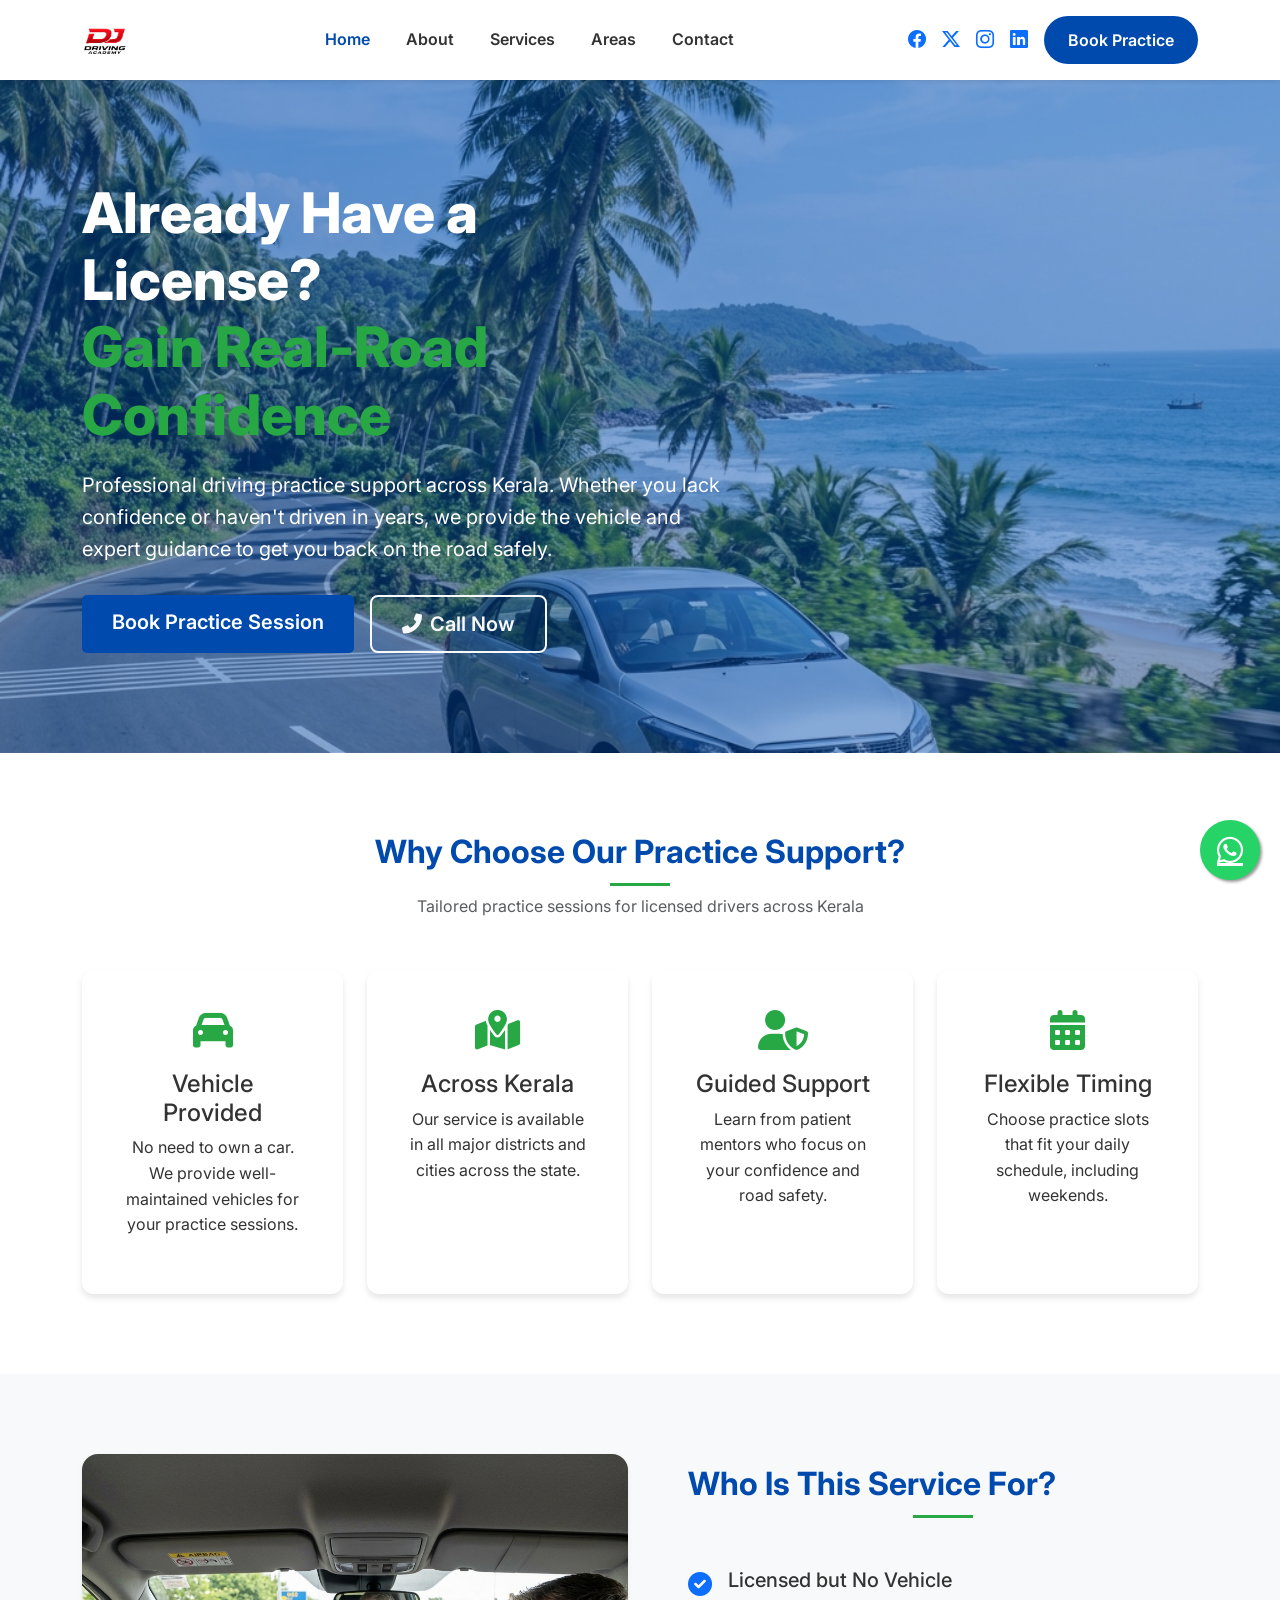
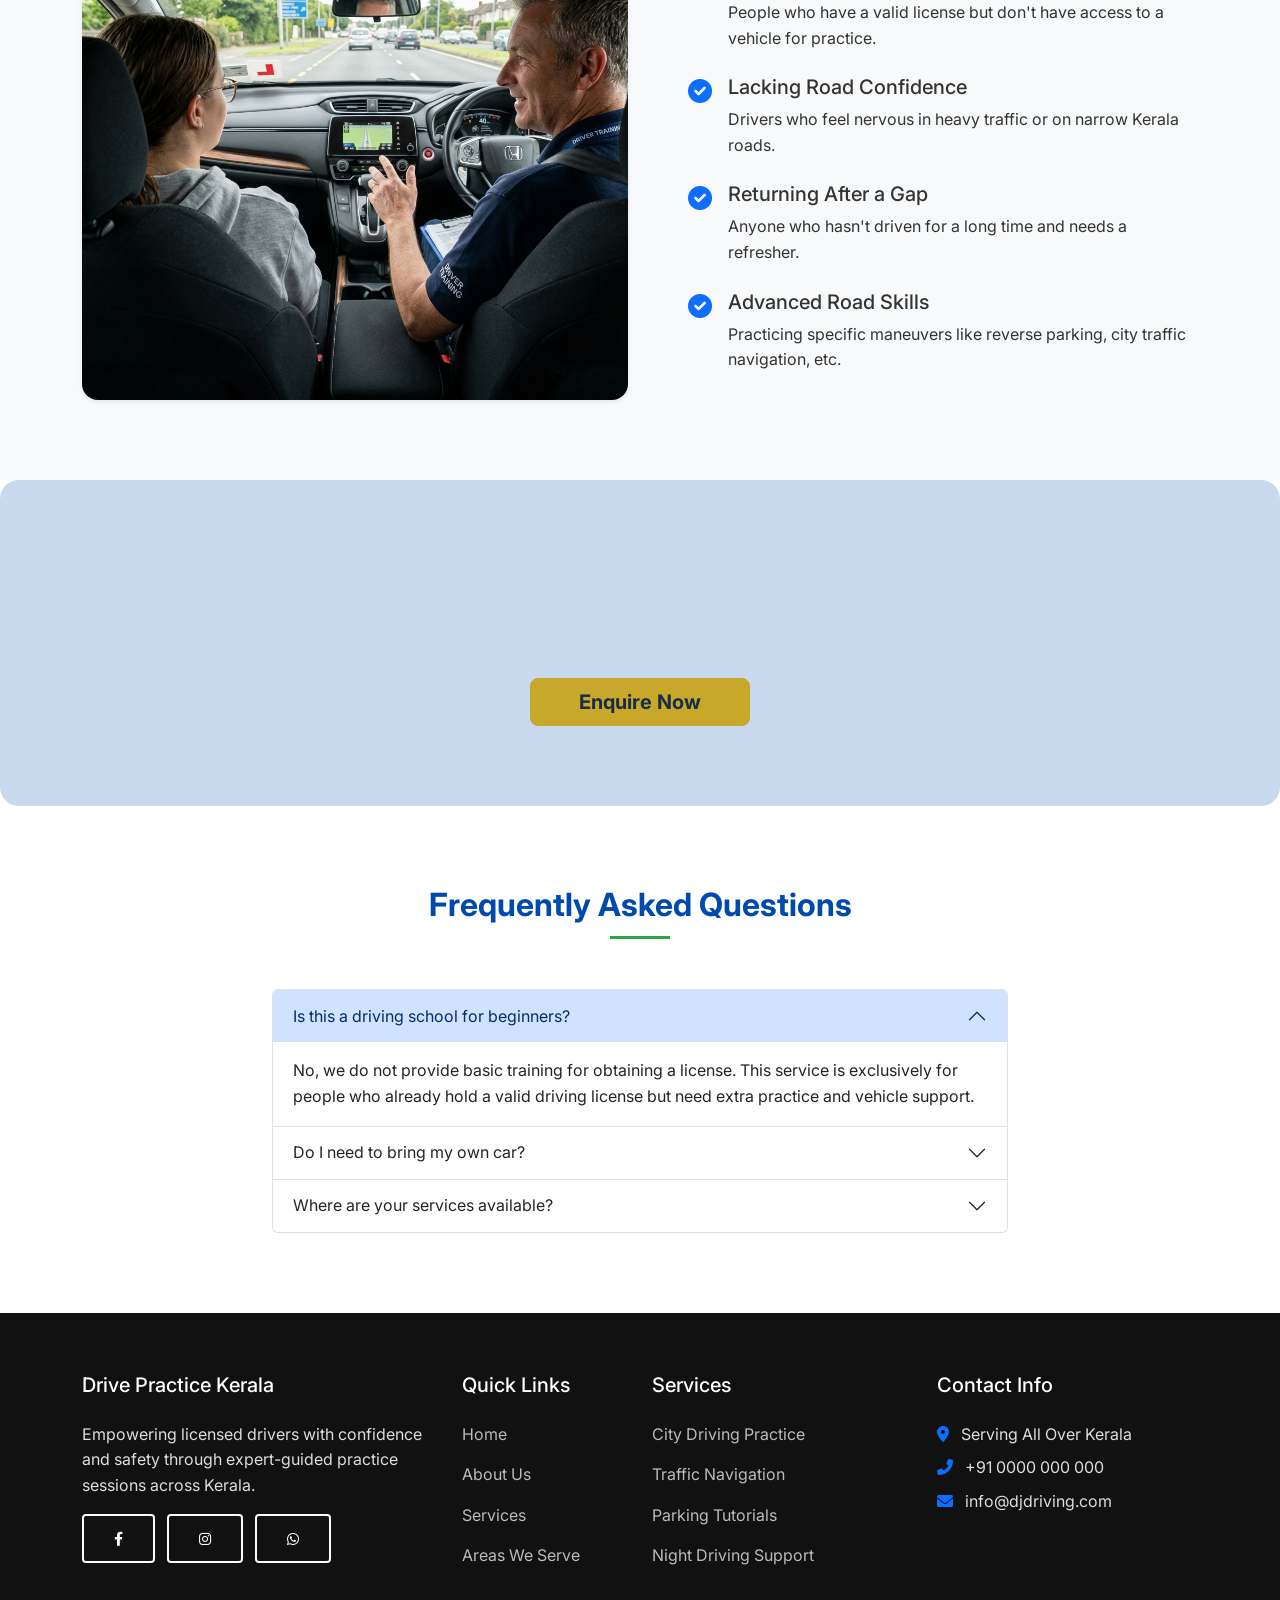
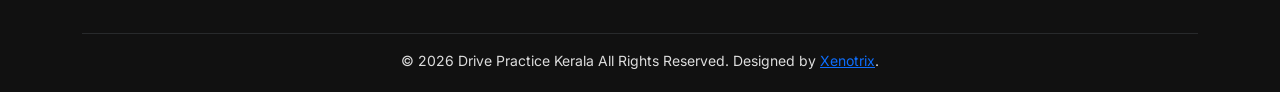
<file: index.html>
<!DOCTYPE html>
<html lang="en">
<head>
    <meta charset="UTF-8">
    <meta name="viewport" content="width=device-width, initial-scale=1.0">
    <title>Kerala Driving Practice Support | Already Have a License? Practice With Us</title>
    <meta name="description" content="Professional driving practice support across Kerala for licensed drivers. We provide vehicles and expert guidance to help you gain confidence on the road.">
    
    <!-- Bootstrap 5 CSS -->
    <link href="https://cdn.jsdelivr.net/npm/bootstrap@5.3.0/dist/css/bootstrap.min.css" rel="stylesheet">
    <!-- Google Fonts -->
    <link href="https://fonts.googleapis.com/css2?family=Inter:wght@400;500;600;700;800&display=swap" rel="stylesheet">
    <!-- Font Awesome -->
    <link rel="stylesheet" href="https://cdnjs.cloudflare.com/ajax/libs/font-awesome/6.0.0/css/all.min.css">
    <link href="https://cdn.jsdelivr.net/npm/bootstrap-icons@1.11.3/font/bootstrap-icons.css" rel="stylesheet">
    <!-- Custom CSS -->
    <link rel="stylesheet" href="assets/css/style.css">
</head>
<body>

    <!-- Navigation -->
<nav class="navbar navbar-expand-lg sticky-top py-3 shadow-sm bg-white">
    <div class="container">

        <!-- Logo -->
        <a class="navbar-brand d-flex align-items-center" href="index.html">
            <img src="assets/images/logo.png" alt="logo" style="width: 45px;">
            <span class="ms-2 fw-bold text-dark"></span>
        </a>

        <!-- Toggle -->
        <button class="navbar-toggler border-0" type="button" data-bs-toggle="collapse" data-bs-target="#navbarNav">
            <span class="navbar-toggler-icon"></span>
        </button>

        <!-- Menu -->
        <div class="collapse navbar-collapse" id="navbarNav">

            <!-- Nav Links -->
            <ul class="navbar-nav mx-auto text-center">
                <li class="nav-item">
                    <a class="nav-link active fw-semibold" href="index.html">Home</a>
                </li>
                <li class="nav-item">
                    <a class="nav-link fw-semibold" href="about.html">About</a>
                </li>
                <li class="nav-item">
                    <a class="nav-link fw-semibold" href="services.html">Services</a>
                </li>
                <li class="nav-item">
                    <a class="nav-link fw-semibold" href="areas.html">Areas</a>
                </li>
                <li class="nav-item">
                    <a class="nav-link fw-semibold" href="contact.html">Contact</a>
                </li>
            </ul>

            <!-- Right Section -->
            <div class="d-flex align-items-center justify-content-center gap-3">

                <!-- Social Links -->
                <div class="d-none d-lg-flex align-items-center gap-3 social-icons">
                    <a href="#"><i class="bi bi-facebook"></i></a>
                    <a href="#"><i class="bi bi-twitter-x"></i></a>
                    <a href="#"><i class="bi bi-instagram"></i></a>
                    <a href="#"><i class="bi bi-linkedin"></i></a>
                </div>

                <!-- CTA Button -->
                <a href="contact.html" class="btn btn-primary px-4 rounded-pill">
                    Book Practice
                </a>
            </div>

        </div>
    </div>
</nav>

    <!-- Hero Section -->
    <section class="hero-section">
        <div class="container text-center text-lg-start">
            <div class="row align-items-center">
                <div class="col-lg-7 hero-content">
                    <h1>Already Have a License? <br><span style="color: var(--secondary-color);">Gain Real-Road Confidence</span></h1>
                    <p>Professional driving practice support across Kerala. Whether you lack confidence or haven't driven in years, we provide the vehicle and expert guidance to get you back on the road safely.</p>
                    <div class="d-flex flex-column flex-sm-row gap-3">
                        <a href="contact.html" class="btn btn-primary btn-lg">Book Practice Session</a>
                        <a href="tel:+910000000000" class="btn btn-outline-light btn-lg"><i class="fas fa-phone-alt me-2"></i>Call Now</a>
                    </div>
                </div>
            </div>
        </div>
    </section>

    <!-- Key Benefits -->
    <section class="section-padding">
        <div class="container">
            <div class="section-title">
                <h2>Why Choose Our Practice Support?</h2>
                <p class="text-muted">Tailored practice sessions for licensed drivers across Kerala</p>
            </div>
            <div class="row g-4">
                <div class="col-md-3">
                    <div class="feature-card text-center">
                        <i class="fas fa-car feature-icon"></i>
                        <h4>Vehicle Provided</h4>
                        <p>No need to own a car. We provide well-maintained vehicles for your practice sessions.</p>
                    </div>
                </div>
                <div class="col-md-3">
                    <div class="feature-card text-center">
                        <i class="fas fa-map-marked-alt feature-icon"></i>
                        <h4>Across Kerala</h4>
                        <p>Our service is available in all major districts and cities across the state.</p>
                    </div>
                </div>
                <div class="col-md-3">
                    <div class="feature-card text-center">
                        <i class="fas fa-user-shield feature-icon"></i>
                        <h4>Guided Support</h4>
                        <p>Learn from patient mentors who focus on your confidence and road safety.</p>
                    </div>
                </div>
                <div class="col-md-3">
                    <div class="feature-card text-center">
                        <i class="fas fa-calendar-alt feature-icon"></i>
                        <h4>Flexible Timing</h4>
                        <p>Choose practice slots that fit your daily schedule, including weekends.</p>
                    </div>
                </div>
            </div>
        </div>
    </section>

    <!-- Who This Service Is For -->
    <section class="section-padding bg-light">
        <div class="container">
            <div class="row align-items-center">
                <div class="col-lg-6 mb-4 mb-lg-0">
                    <img src="assets/images/practice.png" alt="Who Is This Service For?" class="img-fluid rounded-4 shadow-sm">
                </div>
                <div class="col-lg-6 ps-lg-5">
                    <div class="section-title text-start">
                        <h2>Who Is This Service For?</h2>
                    </div>
                    <ul class="list-unstyled">
                        <li class="mb-4 d-flex align-items-start">
                            <i class="fas fa-check-circle text-primary mt-1 me-3 fs-4"></i>
                            <div>
                                <h5>Licensed but No Vehicle</h5>
                                <p class="mb-0">People who have a valid license but don't have access to a vehicle for practice.</p>
                            </div>
                        </li>
                        <li class="mb-4 d-flex align-items-start">
                            <i class="fas fa-check-circle text-primary mt-1 me-3 fs-4"></i>
                            <div>
                                <h5>Lacking Road Confidence</h5>
                                <p class="mb-0">Drivers who feel nervous in heavy traffic or on narrow Kerala roads.</p>
                            </div>
                        </li>
                        <li class="mb-4 d-flex align-items-start">
                            <i class="fas fa-check-circle text-primary mt-1 me-3 fs-4"></i>
                            <div>
                                <h5>Returning After a Gap</h5>
                                <p class="mb-0">Anyone who hasn't driven for a long time and needs a refresher.</p>
                            </div>
                        </li>
                        <li class="mb-0 d-flex align-items-start">
                            <i class="fas fa-check-circle text-primary mt-1 me-3 fs-4"></i>
                            <div>
                                <h5>Advanced Road Skills</h5>
                                <p class="mb-0">Practicing specific maneuvers like reverse parking, city traffic navigation, etc.</p>
                            </div>
                        </li>
                    </ul>
                </div>
            </div>
        </div>
    </section>

    <!-- CTA Section -->
    <section class="section-padding text-white text-center cta">
        <div class="container">
            <video autoplay muted loop>
                <source src="assets/videos/banner.mp4" type="video/mp4">
            </video>
            <h2 class="fw-bold mb-4">Start Your Driving Practice Today!</h2>
            <p class="lead mb-4">Available in Trivandrum, Thrissur, Kannur, and all districts in Kerala.</p>
            <div class="d-flex justify-content-center gap-3">
                <a href="contact.html" class="btn btn-warning btn-lg px-5 text-dark fw-bold">Enquire Now</a>
            </div>
        </div>
    </section>

    <!-- FAQ Section -->
    <section class="section-padding">
        <div class="container">
            <div class="section-title">
                <h2>Frequently Asked Questions</h2>
            </div>
            <div class="row justify-content-center">
                <div class="col-lg-8">
                    <div class="accordion" id="faqAccordion">
                        <div class="accordion-item">
                            <h2 class="accordion-header">
                                <button class="accordion-button" type="button" data-bs-toggle="collapse" data-bs-target="#faq1">
                                    Is this a driving school for beginners?
                                </button>
                            </h2>
                            <div id="faq1" class="accordion-collapse collapse show" data-bs-parent="#faqAccordion">
                                <div class="accordion-body">
                                    No, we do not provide basic training for obtaining a license. This service is exclusively for people who already hold a valid driving license but need extra practice and vehicle support.
                                </div>
                            </div>
                        </div>
                        <div class="accordion-item">
                            <h2 class="accordion-header">
                                <button class="accordion-button collapsed" type="button" data-bs-toggle="collapse" data-bs-target="#faq2">
                                    Do I need to bring my own car?
                                </button>
                            </h2>
                            <div id="faq2" class="accordion-collapse collapse" data-bs-parent="#faqAccordion">
                                <div class="accordion-body">
                                    No, we provide the vehicle for practice. However, if you prefer to practice in your own car, we can provide a mentor to sit along with you.
                                </div>
                            </div>
                        </div>
                        <div class="accordion-item">
                            <h2 class="accordion-header">
                                <button class="accordion-button collapsed" type="button" data-bs-toggle="collapse" data-bs-target="#faq3">
                                    Where are your services available?
                                </button>
                            </h2>
                            <div id="faq3" class="accordion-collapse collapse" data-bs-parent="#faqAccordion">
                                <div class="accordion-body">
                                    We provide driving practice support across all 14 districts of Kerala.
                                </div>
                            </div>
                        </div>
                    </div>
                </div>
            </div>
        </div>
    </section>

    <!-- Footer -->
    <footer class="footer">
        <div class="container">
            <div class="row">
                <div class="col-lg-4 mb-4">
                    <h5>Drive Practice Kerala</h5>
                    <p>Empowering licensed drivers with confidence and safety through expert-guided practice sessions across Kerala.</p>
                    <div class="social-links mt-3">
                        <a href="#" class="btn btn-outline-light btn-sm me-2"><i class="fab fa-facebook-f"></i></a>
                        <a href="#" class="btn btn-outline-light btn-sm me-2"><i class="fab fa-instagram"></i></a>
                        <a href="#" class="btn btn-outline-light btn-sm"><i class="fab fa-whatsapp"></i></a>
                    </div>
                </div>
                <div class="col-lg-2 col-md-4 mb-4">
                    <h5>Quick Links</h5>
                    <ul class="list-unstyled footer-links">
                        <li><a href="index.html">Home</a></li>
                        <li><a href="about.html">About Us</a></li>
                        <li><a href="services.html">Services</a></li>
                        <li><a href="areas.html">Areas We Serve</a></li>
                    </ul>
                </div>
                <div class="col-lg-3 col-md-4 mb-4">
                    <h5>Services</h5>
                    <ul class="list-unstyled footer-links">
                        <li><a href="#">City Driving Practice</a></li>
                        <li><a href="#">Traffic Navigation</a></li>
                        <li><a href="#">Parking Tutorials</a></li>
                        <li><a href="#">Night Driving Support</a></li>
                    </ul>
                </div>
                <div class="col-lg-3 col-md-4 mb-4">
                    <h5>Contact Info</h5>
                    <ul class="list-unstyled">
                        <li class="mb-2"><i class="fas fa-map-marker-alt me-2 text-primary"></i> Serving All Over Kerala</li>
                        <li class="mb-2"><i class="fas fa-phone-alt me-2 text-primary"></i> +91 0000 000 000</li>
                        <li class="mb-2"><i class="fas fa-envelope me-2 text-primary"></i> info@djdriving.com</li>
                    </ul>
                </div>
            </div>
            <hr class="border-secondary mt-4">
            <div class="text-center small">
                © 2026 Drive Practice Kerala All Rights Reserved. Designed by <a href="https://xenotrix.in" target="_blank">Xenotrix</a>.
            </div>
        </div>
    </footer>

    <!-- WhatsApp Floating Button -->
    <a href="https://wa.me/910000000000" class="whatsapp-float" target="_blank">
        <i class="fab fa-whatsapp"></i>
    </a>

    <!-- Scripts -->
    <script src="https://cdn.jsdelivr.net/npm/bootstrap@5.3.0/dist/js/bootstrap.bundle.min.js"></script>
    <script src="assets/js/main.js"></script>
</body>
</html>
</file>
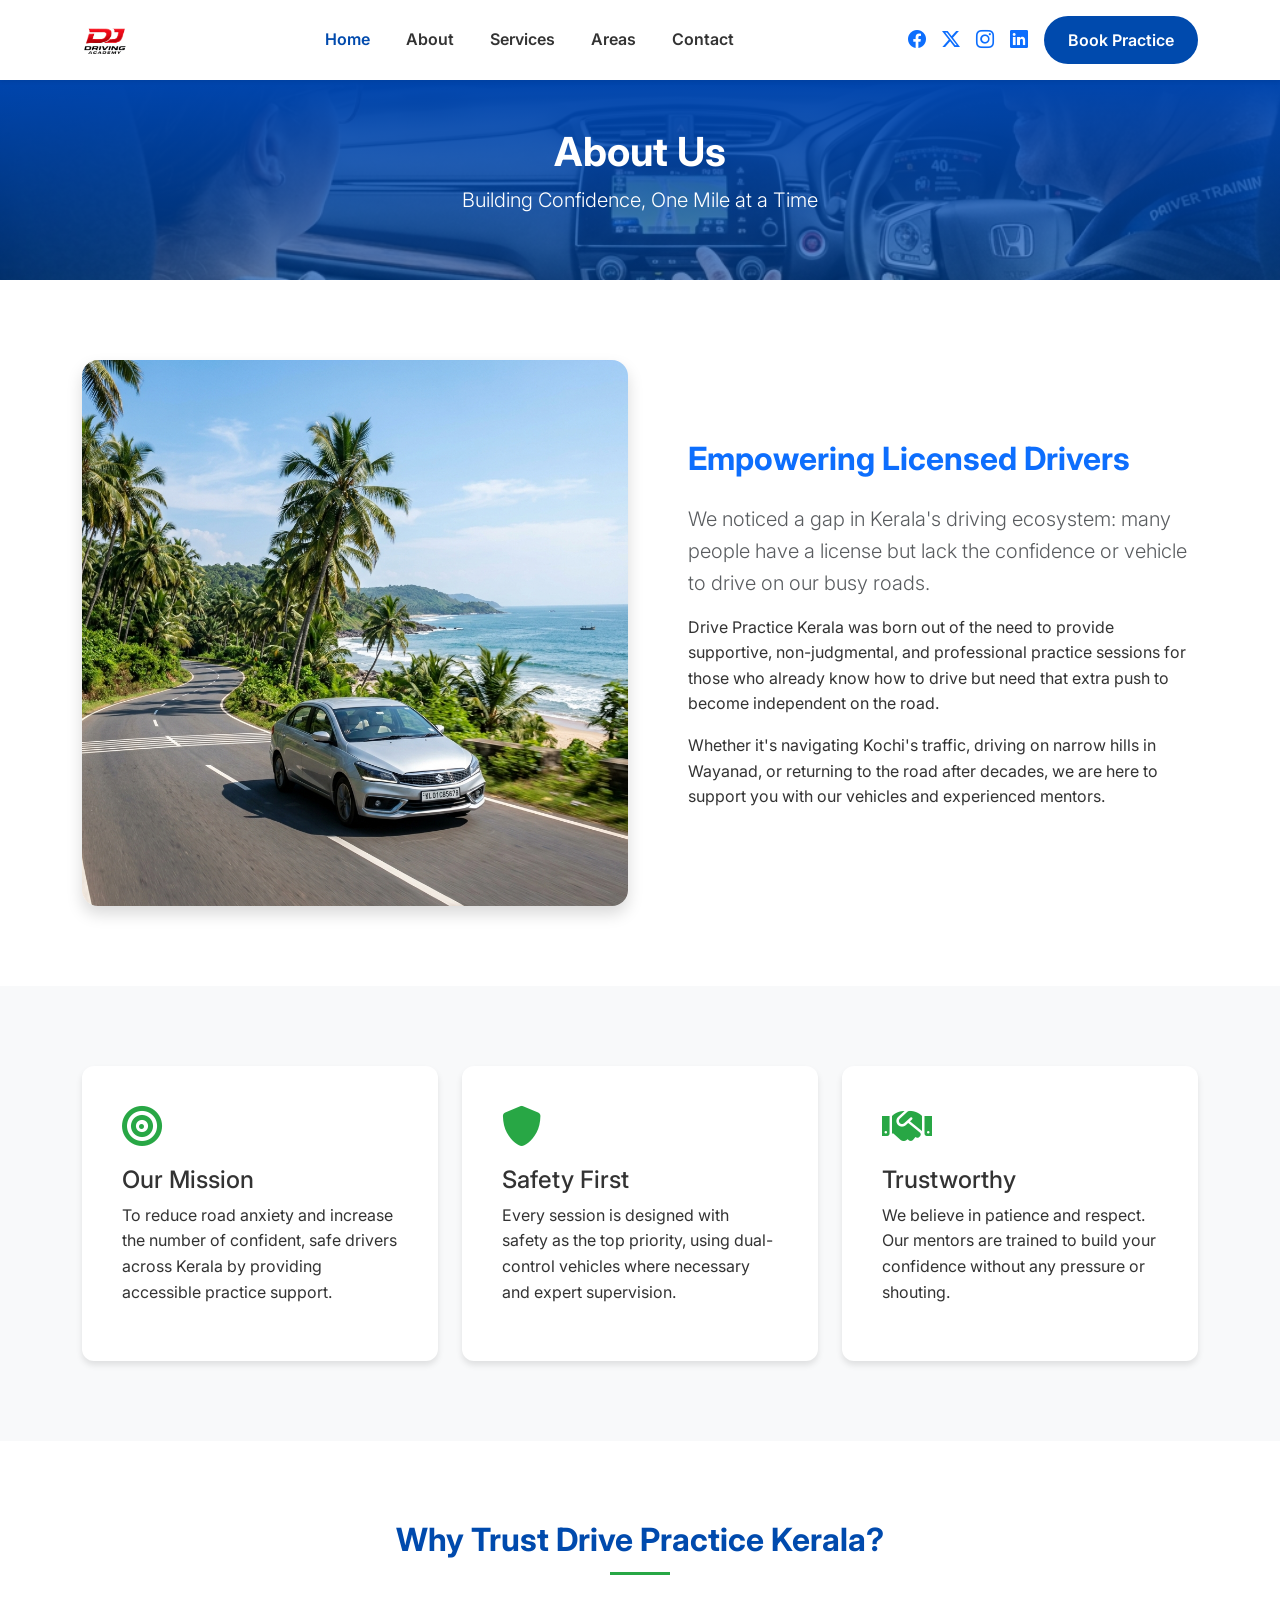
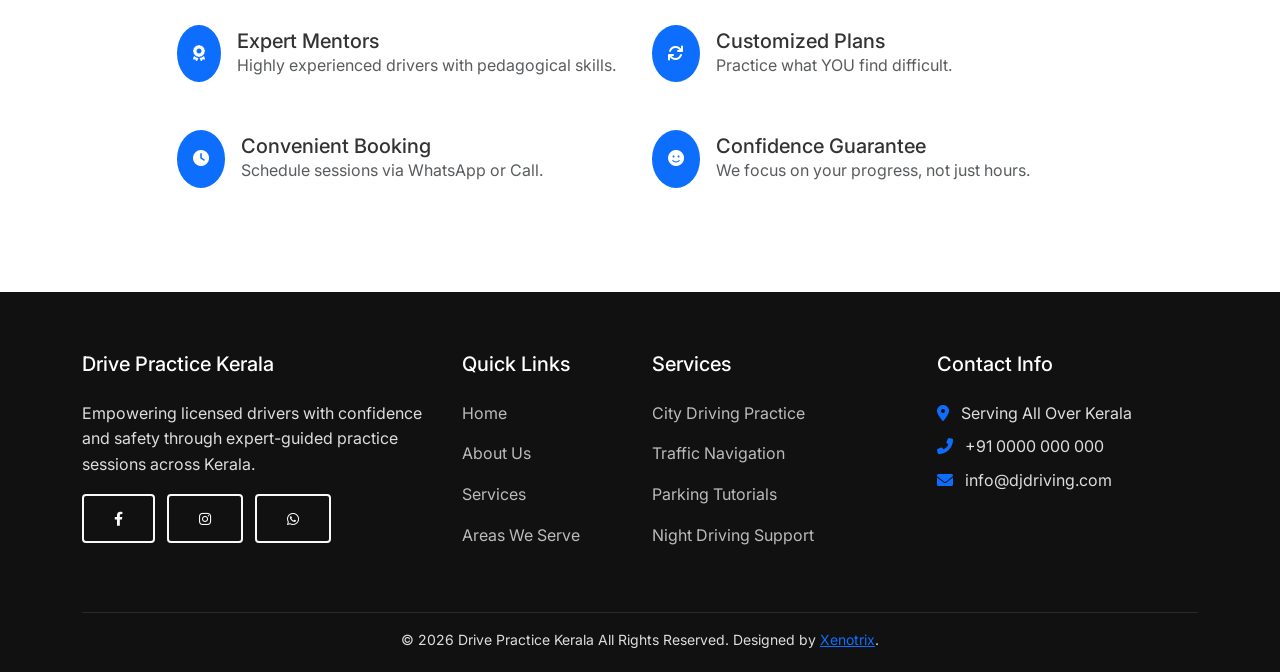
<file: about.html>
<!DOCTYPE html>
<html lang="en">
<head>
    <meta charset="UTF-8">
    <meta name="viewport" content="width=device-width, initial-scale=1.0">
    <title>About Us | Kerala Driving Practice Support</title>
    <!-- Bootstrap 5 CSS -->
    <link href="https://cdn.jsdelivr.net/npm/bootstrap@5.3.0/dist/css/bootstrap.min.css" rel="stylesheet">
    <!-- Google Fonts -->
    <link href="https://fonts.googleapis.com/css2?family=Inter:wght@400;500;600;700;800&display=swap" rel="stylesheet">
    <!-- Font Awesome -->
    <link href="https://cdn.jsdelivr.net/npm/bootstrap-icons@1.11.3/font/bootstrap-icons.css" rel="stylesheet">
    <link rel="stylesheet" href="https://cdnjs.cloudflare.com/ajax/libs/font-awesome/6.0.0/css/all.min.css">
    <!-- Custom CSS -->
    <link rel="stylesheet" href="assets/css/style.css">
</head>
<body>

    <!-- Navigation -->
    <nav class="navbar navbar-expand-lg sticky-top py-3 shadow-sm bg-white">
    <div class="container">

        <!-- Logo -->
        <a class="navbar-brand d-flex align-items-center" href="index.html">
            <img src="assets/images/logo.png" alt="logo" style="width: 45px;">
            <span class="ms-2 fw-bold text-dark"></span>
        </a>

        <!-- Toggle -->
        <button class="navbar-toggler border-0" type="button" data-bs-toggle="collapse" data-bs-target="#navbarNav">
            <span class="navbar-toggler-icon"></span>
        </button>

        <!-- Menu -->
        <div class="collapse navbar-collapse" id="navbarNav">

            <!-- Nav Links -->
            <ul class="navbar-nav mx-auto text-center">
                <li class="nav-item">
                    <a class="nav-link active fw-semibold" href="index.html">Home</a>
                </li>
                <li class="nav-item">
                    <a class="nav-link fw-semibold" href="about.html">About</a>
                </li>
                <li class="nav-item">
                    <a class="nav-link fw-semibold" href="services.html">Services</a>
                </li>
                <li class="nav-item">
                    <a class="nav-link fw-semibold" href="areas.html">Areas</a>
                </li>
                <li class="nav-item">
                    <a class="nav-link fw-semibold" href="contact.html">Contact</a>
                </li>
            </ul>

            <!-- Right Section -->
            <div class="d-flex align-items-center justify-content-center gap-3">

                <!-- Social Links -->
                <div class="d-none d-lg-flex align-items-center gap-3 social-icons">
                    <a href="#"><i class="bi bi-facebook"></i></a>
                    <a href="#"><i class="bi bi-twitter-x"></i></a>
                    <a href="#"><i class="bi bi-instagram"></i></a>
                    <a href="#"><i class="bi bi-linkedin"></i></a>
                </div>

                <!-- CTA Button -->
                <a href="contact.html" class="btn btn-primary px-4 rounded-pill">
                    Book Practice
                </a>
            </div>

        </div>
    </div>
</nav>

    <!-- Page Header -->
    <section class="py-5 text-white text-center headbanner">
        <div class="container">
            <h1 class="fw-bold">About Us</h1>
            <p class="lead">Building Confidence, One Mile at a Time</p>
        </div>
    </section>

    <!-- About Content -->
    <section class="section-padding">
        <div class="container">
            <div class="row align-items-center">
                <div class="col-lg-6 mb-4 mb-lg-0">
                    <img src="assets/images/hero.png" alt="About Kerala Driving Practice" class="img-fluid rounded-4 shadow">
                </div>
                <div class="col-lg-6 ps-lg-5">
                    <h2 class="fw-bold text-primary mb-4">Empowering Licensed Drivers</h2>
                    <p class="lead text-muted">We noticed a gap in Kerala's driving ecosystem: many people have a license but lack the confidence or vehicle to drive on our busy roads.</p>
                    <p>Drive Practice Kerala was born out of the need to provide supportive, non-judgmental, and professional practice sessions for those who already know how to drive but need that extra push to become independent on the road.</p>
                    <p>Whether it's navigating Kochi's traffic, driving on narrow hills in Wayanad, or returning to the road after decades, we are here to support you with our vehicles and experienced mentors.</p>
                </div>
            </div>
        </div>
    </section>

    <!-- Mission & Values -->
    <section class="section-padding bg-light">
        <div class="container">
            <div class="row g-4">
                <div class="col-md-4">
                    <div class="feature-card h-100">
                        <i class="fas fa-bullseye feature-icon"></i>
                        <h4>Our Mission</h4>
                        <p>To reduce road anxiety and increase the number of confident, safe drivers across Kerala by providing accessible practice support.</p>
                    </div>
                </div>
                <div class="col-md-4">
                    <div class="feature-card h-100">
                        <i class="fas fa-shield-alt feature-icon"></i>
                        <h4>Safety First</h4>
                        <p>Every session is designed with safety as the top priority, using dual-control vehicles where necessary and expert supervision.</p>
                    </div>
                </div>
                <div class="col-md-4">
                    <div class="feature-card h-100">
                        <i class="fas fa-handshake feature-icon"></i>
                        <h4>Trustworthy</h4>
                        <p>We believe in patience and respect. Our mentors are trained to build your confidence without any pressure or shouting.</p>
                    </div>
                </div>
            </div>
        </div>
    </section>

    <!-- Why Us -->
    <section class="section-padding">
        <div class="container text-center">
            <div class="section-title">
                <h2>Why Trust Drive Practice Kerala?</h2>
            </div>
            <div class="row justify-content-center">
                <div class="col-lg-10">
                    <div class="row g-4 text-start">
                        <div class="col-md-6">
                            <div class="d-flex align-items-center mb-4">
                                <span class="bg-primary text-white rounded-circle p-3 me-3"><i class="fas fa-award"></i></span>
                                <div>
                                    <h5 class="mb-0">Expert Mentors</h5>
                                    <p class="mb-0 text-muted">Highly experienced drivers with pedagogical skills.</p>
                                </div>
                            </div>
                        </div>
                        <div class="col-md-6">
                            <div class="d-flex align-items-center mb-4">
                                <span class="bg-primary text-white rounded-circle p-3 me-3"><i class="fas fa-sync"></i></span>
                                <div>
                                    <h5 class="mb-0">Customized Plans</h5>
                                    <p class="mb-0 text-muted">Practice what YOU find difficult.</p>
                                </div>
                            </div>
                        </div>
                        <div class="col-md-6">
                            <div class="d-flex align-items-center mb-4">
                                <span class="bg-primary text-white rounded-circle p-3 me-3"><i class="fas fa-clock"></i></span>
                                <div>
                                    <h5 class="mb-0">Convenient Booking</h5>
                                    <p class="mb-0 text-muted">Schedule sessions via WhatsApp or Call.</p>
                                </div>
                            </div>
                        </div>
                        <div class="col-md-6">
                            <div class="d-flex align-items-center mb-4">
                                <span class="bg-primary text-white rounded-circle p-3 me-3"><i class="fas fa-smile"></i></span>
                                <div>
                                    <h5 class="mb-0">Confidence Guarantee</h5>
                                    <p class="mb-0 text-muted">We focus on your progress, not just hours.</p>
                                </div>
                            </div>
                        </div>
                    </div>
                </div>
            </div>
        </div>
    </section>

<!-- Footer -->
    <footer class="footer">
        <div class="container">
            <div class="row">
                <div class="col-lg-4 mb-4">
                    <h5>Drive Practice Kerala</h5>
                    <p>Empowering licensed drivers with confidence and safety through expert-guided practice sessions across Kerala.</p>
                    <div class="social-links mt-3">
                        <a href="#" class="btn btn-outline-light btn-sm me-2"><i class="fab fa-facebook-f"></i></a>
                        <a href="#" class="btn btn-outline-light btn-sm me-2"><i class="fab fa-instagram"></i></a>
                        <a href="#" class="btn btn-outline-light btn-sm"><i class="fab fa-whatsapp"></i></a>
                    </div>
                </div>
                <div class="col-lg-2 col-md-4 mb-4">
                    <h5>Quick Links</h5>
                    <ul class="list-unstyled footer-links">
                        <li><a href="index.html">Home</a></li>
                        <li><a href="about.html">About Us</a></li>
                        <li><a href="services.html">Services</a></li>
                        <li><a href="areas.html">Areas We Serve</a></li>
                    </ul>
                </div>
                <div class="col-lg-3 col-md-4 mb-4">
                    <h5>Services</h5>
                    <ul class="list-unstyled footer-links">
                        <li><a href="#">City Driving Practice</a></li>
                        <li><a href="#">Traffic Navigation</a></li>
                        <li><a href="#">Parking Tutorials</a></li>
                        <li><a href="#">Night Driving Support</a></li>
                    </ul>
                </div>
                <div class="col-lg-3 col-md-4 mb-4">
                    <h5>Contact Info</h5>
                    <ul class="list-unstyled">
                        <li class="mb-2"><i class="fas fa-map-marker-alt me-2 text-primary"></i> Serving All Over Kerala</li>
                        <li class="mb-2"><i class="fas fa-phone-alt me-2 text-primary"></i> +91 0000 000 000</li>
                        <li class="mb-2"><i class="fas fa-envelope me-2 text-primary"></i> info@djdriving.com</li>
                    </ul>
                </div>
            </div>
            <hr class="border-secondary mt-4">
            <div class="text-center small">
                © 2026 Drive Practice Kerala All Rights Reserved. Designed by <a href="https://xenotrix.in" target="_blank">Xenotrix</a>.
            </div>
        </div>
    </footer>

    <!-- Scripts -->
    <script src="https://cdn.jsdelivr.net/npm/bootstrap@5.3.0/dist/js/bootstrap.bundle.min.js"></script>
    <script src="assets/js/main.js"></script>
</body>
</html>
</file>
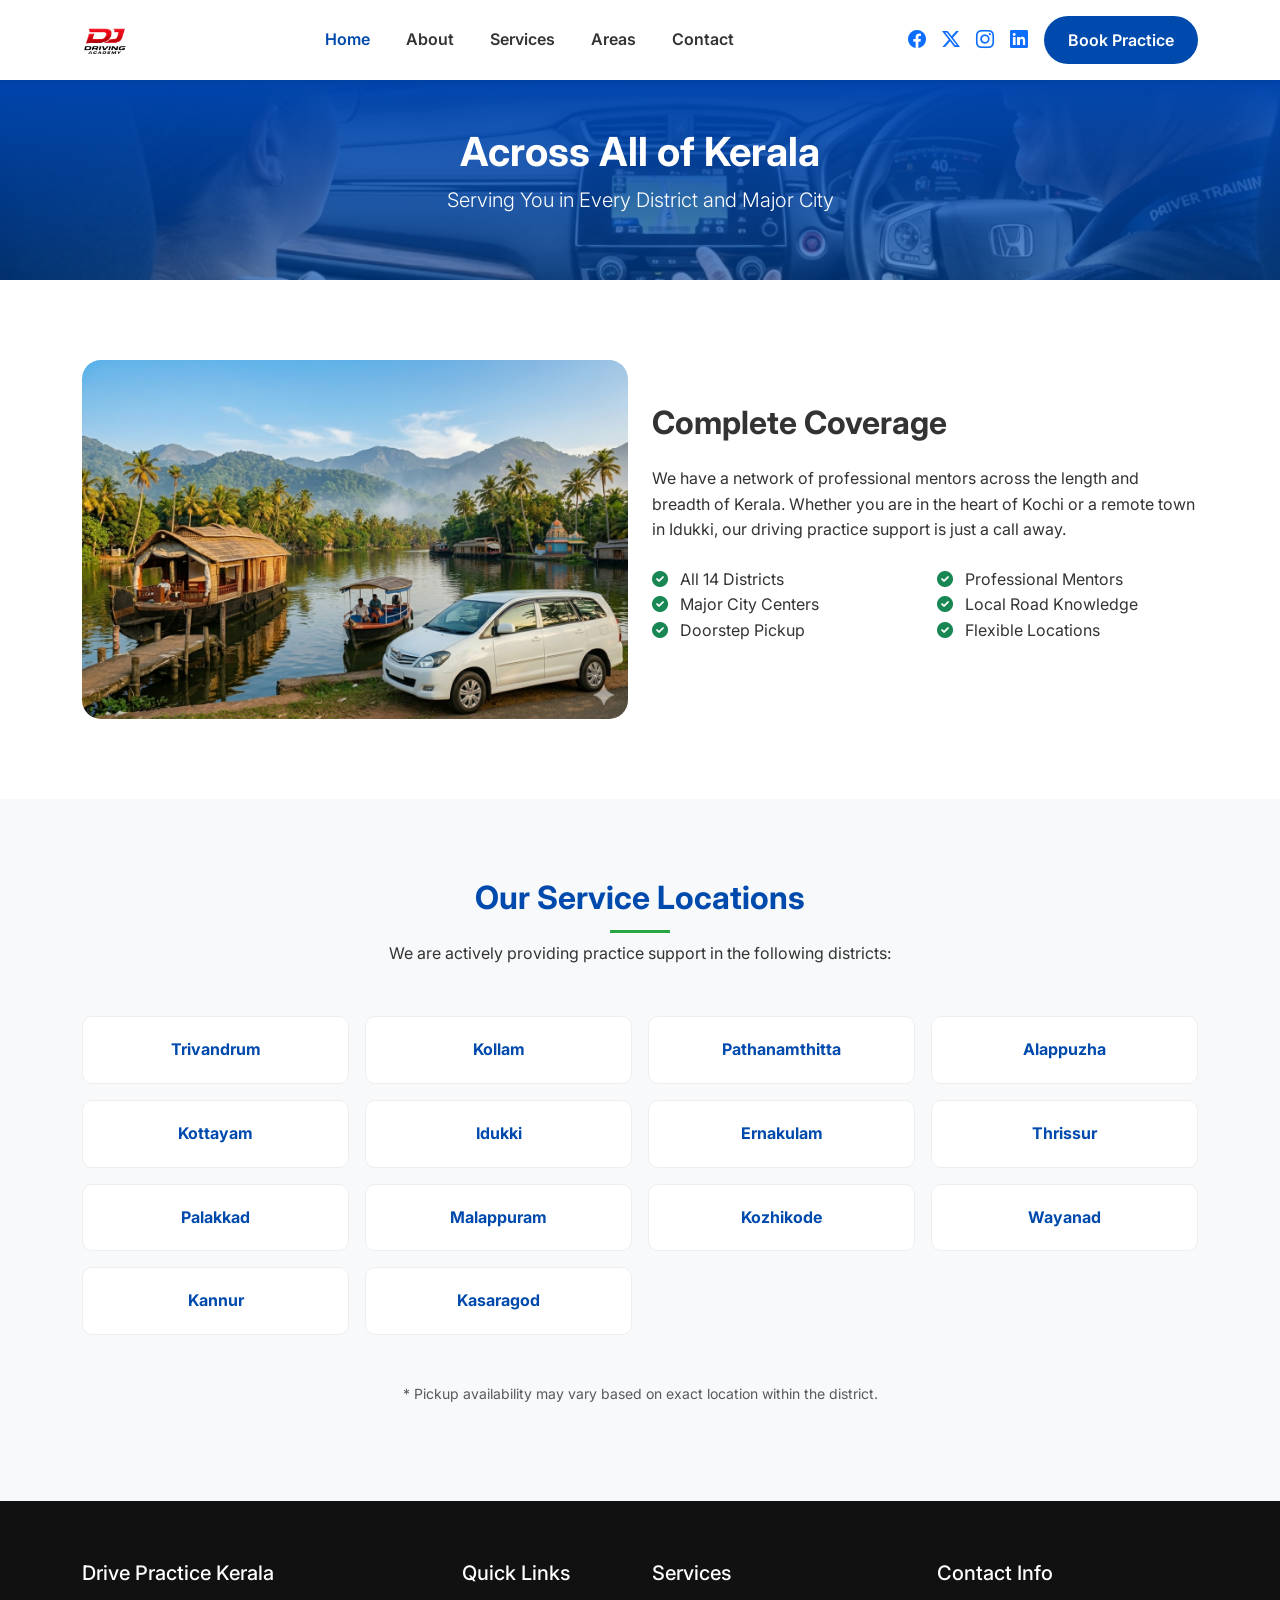
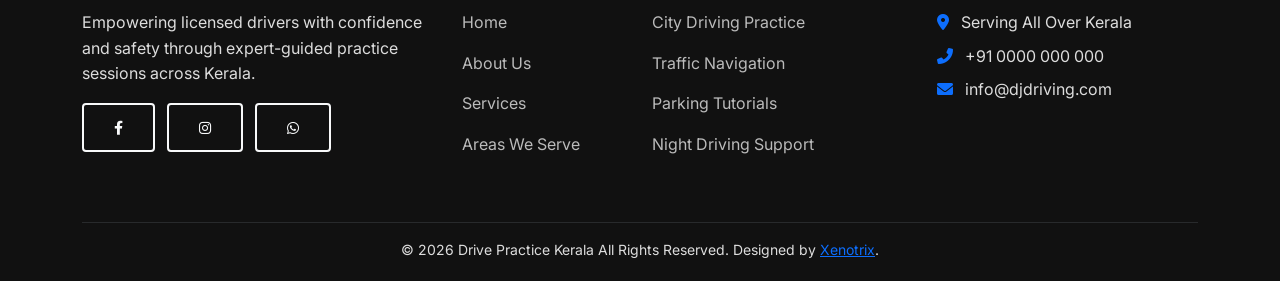
<file: areas.html>
<!DOCTYPE html>
<html lang="en">
<head>
    <meta charset="UTF-8">
    <meta name="viewport" content="width=device-width, initial-scale=1.0">
    <title>Areas We Serve | Kerala Driving Practice Support</title>
    <!-- Bootstrap 5 CSS -->
    <link href="https://cdn.jsdelivr.net/npm/bootstrap@5.3.0/dist/css/bootstrap.min.css" rel="stylesheet">
    <!-- Google Fonts -->
    <link href="https://fonts.googleapis.com/css2?family=Inter:wght@400;500;600;700;800&display=swap" rel="stylesheet">
    <!-- Font Awesome -->
    <link href="https://cdn.jsdelivr.net/npm/bootstrap-icons@1.11.3/font/bootstrap-icons.css" rel="stylesheet">

    <link rel="stylesheet" href="https://cdnjs.cloudflare.com/ajax/libs/font-awesome/6.0.0/css/all.min.css">
    <!-- Custom CSS -->
    <link rel="stylesheet" href="assets/css/style.css">
    <style>
        .district-card {
            border: 1px solid #eee;
            padding: 20px;
            border-radius: 10px;
            transition: var(--transition);
            background: var(--white);
        }
        .district-card:hover {
            border-color: var(--primary-color);
            box-shadow: var(--shadow);
            transform: scale(1.05);
        }
        .district-name {
            font-weight: 700;
            color: var(--primary-color);
            margin-bottom: 0;
        }
    </style>
</head>
<body>

    <!-- Navigation -->
    <nav class="navbar navbar-expand-lg sticky-top py-3 shadow-sm bg-white">
    <div class="container">

        <!-- Logo -->
        <a class="navbar-brand d-flex align-items-center" href="index.html">
            <img src="assets/images/logo.png" alt="logo" style="width: 45px;">
            <span class="ms-2 fw-bold text-dark"></span>
        </a>

        <!-- Toggle -->
        <button class="navbar-toggler border-0" type="button" data-bs-toggle="collapse" data-bs-target="#navbarNav">
            <span class="navbar-toggler-icon"></span>
        </button>

        <!-- Menu -->
        <div class="collapse navbar-collapse" id="navbarNav">

            <!-- Nav Links -->
            <ul class="navbar-nav mx-auto text-center">
                <li class="nav-item">
                    <a class="nav-link active fw-semibold" href="index.html">Home</a>
                </li>
                <li class="nav-item">
                    <a class="nav-link fw-semibold" href="about.html">About</a>
                </li>
                <li class="nav-item">
                    <a class="nav-link fw-semibold" href="services.html">Services</a>
                </li>
                <li class="nav-item">
                    <a class="nav-link fw-semibold" href="areas.html">Areas</a>
                </li>
                <li class="nav-item">
                    <a class="nav-link fw-semibold" href="contact.html">Contact</a>
                </li>
            </ul>

            <!-- Right Section -->
            <div class="d-flex align-items-center justify-content-center gap-3">

                <!-- Social Links -->
                <div class="d-none d-lg-flex align-items-center gap-3 social-icons">
                    <a href="#"><i class="bi bi-facebook"></i></a>
                    <a href="#"><i class="bi bi-twitter-x"></i></a>
                    <a href="#"><i class="bi bi-instagram"></i></a>
                    <a href="#"><i class="bi bi-linkedin"></i></a>
                </div>

                <!-- CTA Button -->
                <a href="contact.html" class="btn btn-primary px-4 rounded-pill">
                    Book Practice
                </a>
            </div>

        </div>
    </div>
</nav>

    <!-- Page Header -->
    <section class="py-5 text-white text-center headbanner">
        <div class="container">
            <h1 class="fw-bold">Across All of Kerala</h1>
            <p class="lead">Serving You in Every District and Major City</p>
        </div>
    </section>

    <!-- Coverage Map Section -->
    <section class="section-padding">
        <div class="container">
            <div class="row align-items-center">
                <div class="col-lg-6 mb-5 mb-lg-0 text-center">
                    <img src="assets/images/about.png" alt="about" class="img-fluid" style="border-radius: 19px;">
                </div>
                <div class="col-lg-6">
                    <h2 class="fw-bold mb-4">Complete Coverage</h2>
                    <p>We have a network of professional mentors across the length and breadth of Kerala. Whether you are in the heart of Kochi or a remote town in Idukki, our driving practice support is just a call away.</p>
                    <div class="row mt-4">
                        <div class="col-sm-6 mb-3">
                            <ul class="list-unstyled">
                                <li><i class="fas fa-check-circle text-success me-2"></i> All 14 Districts</li>
                                <li><i class="fas fa-check-circle text-success me-2"></i> Major City Centers</li>
                                <li><i class="fas fa-check-circle text-success me-2"></i> Doorstep Pickup</li>
                            </ul>
                        </div>
                        <div class="col-sm-6 mb-3">
                            <ul class="list-unstyled">
                                <li><i class="fas fa-check-circle text-success me-2"></i> Professional Mentors</li>
                                <li><i class="fas fa-check-circle text-success me-2"></i> Local Road Knowledge</li>
                                <li><i class="fas fa-check-circle text-success me-2"></i> Flexible Locations</li>
                            </ul>
                        </div>
                    </div>
                </div>
            </div>
        </div>
    </section>

    <!-- District List -->
    <section class="section-padding bg-light">
        <div class="container">
            <div class="section-title">
                <h2>Our Service Locations</h2>
                <p>We are actively providing practice support in the following districts:</p>
            </div>
            <div class="row g-3">
                <!-- Districts -->
                <div class="col-lg-3 col-md-4 col-6"><div class="district-card text-center"><p class="district-name">Trivandrum</p></div></div>
                <div class="col-lg-3 col-md-4 col-6"><div class="district-card text-center"><p class="district-name">Kollam</p></div></div>
                <div class="col-lg-3 col-md-4 col-6"><div class="district-card text-center"><p class="district-name">Pathanamthitta</p></div></div>
                <div class="col-lg-3 col-md-4 col-6"><div class="district-card text-center"><p class="district-name">Alappuzha</p></div></div>
                <div class="col-lg-3 col-md-4 col-6"><div class="district-card text-center"><p class="district-name">Kottayam</p></div></div>
                <div class="col-lg-3 col-md-4 col-6"><div class="district-card text-center"><p class="district-name">Idukki</p></div></div>
                <div class="col-lg-3 col-md-4 col-6"><div class="district-card text-center"><p class="district-name">Ernakulam</p></div></div>
                <div class="col-lg-3 col-md-4 col-6"><div class="district-card text-center"><p class="district-name">Thrissur</p></div></div>
                <div class="col-lg-3 col-md-4 col-6"><div class="district-card text-center"><p class="district-name">Palakkad</p></div></div>
                <div class="col-lg-3 col-md-4 col-6"><div class="district-card text-center"><p class="district-name">Malappuram</p></div></div>
                <div class="col-lg-3 col-md-4 col-6"><div class="district-card text-center"><p class="district-name">Kozhikode</p></div></div>
                <div class="col-lg-3 col-md-4 col-6"><div class="district-card text-center"><p class="district-name">Wayanad</p></div></div>
                <div class="col-lg-3 col-md-4 col-6"><div class="district-card text-center"><p class="district-name">Kannur</p></div></div>
                <div class="col-lg-3 col-md-4 col-6"><div class="district-card text-center"><p class="district-name">Kasaragod</p></div></div>
            </div>
            <p class="text-center mt-5 text-muted small">* Pickup availability may vary based on exact location within the district.</p>
        </div>
    </section>

<!-- Footer -->
    <footer class="footer">
        <div class="container">
            <div class="row">
                <div class="col-lg-4 mb-4">
                    <h5>Drive Practice Kerala</h5>
                    <p>Empowering licensed drivers with confidence and safety through expert-guided practice sessions across Kerala.</p>
                    <div class="social-links mt-3">
                        <a href="#" class="btn btn-outline-light btn-sm me-2"><i class="fab fa-facebook-f"></i></a>
                        <a href="#" class="btn btn-outline-light btn-sm me-2"><i class="fab fa-instagram"></i></a>
                        <a href="#" class="btn btn-outline-light btn-sm"><i class="fab fa-whatsapp"></i></a>
                    </div>
                </div>
                <div class="col-lg-2 col-md-4 mb-4">
                    <h5>Quick Links</h5>
                    <ul class="list-unstyled footer-links">
                        <li><a href="index.html">Home</a></li>
                        <li><a href="about.html">About Us</a></li>
                        <li><a href="services.html">Services</a></li>
                        <li><a href="areas.html">Areas We Serve</a></li>
                    </ul>
                </div>
                <div class="col-lg-3 col-md-4 mb-4">
                    <h5>Services</h5>
                    <ul class="list-unstyled footer-links">
                        <li><a href="#">City Driving Practice</a></li>
                        <li><a href="#">Traffic Navigation</a></li>
                        <li><a href="#">Parking Tutorials</a></li>
                        <li><a href="#">Night Driving Support</a></li>
                    </ul>
                </div>
                <div class="col-lg-3 col-md-4 mb-4">
                    <h5>Contact Info</h5>
                    <ul class="list-unstyled">
                        <li class="mb-2"><i class="fas fa-map-marker-alt me-2 text-primary"></i> Serving All Over Kerala</li>
                        <li class="mb-2"><i class="fas fa-phone-alt me-2 text-primary"></i> +91 0000 000 000</li>
                        <li class="mb-2"><i class="fas fa-envelope me-2 text-primary"></i> info@djdriving.com</li>
                    </ul>
                </div>
            </div>
            <hr class="border-secondary mt-4">
            <div class="text-center small">
                © 2026 Drive Practice Kerala All Rights Reserved. Designed by <a href="https://xenotrix.in" target="_blank">Xenotrix</a>.
            </div>
        </div>
    </footer>

    <!-- Scripts -->
    <script src="https://cdn.jsdelivr.net/npm/bootstrap@5.3.0/dist/js/bootstrap.bundle.min.js"></script>
    <script src="assets/js/main.js"></script>
</body>
</html>
</file>
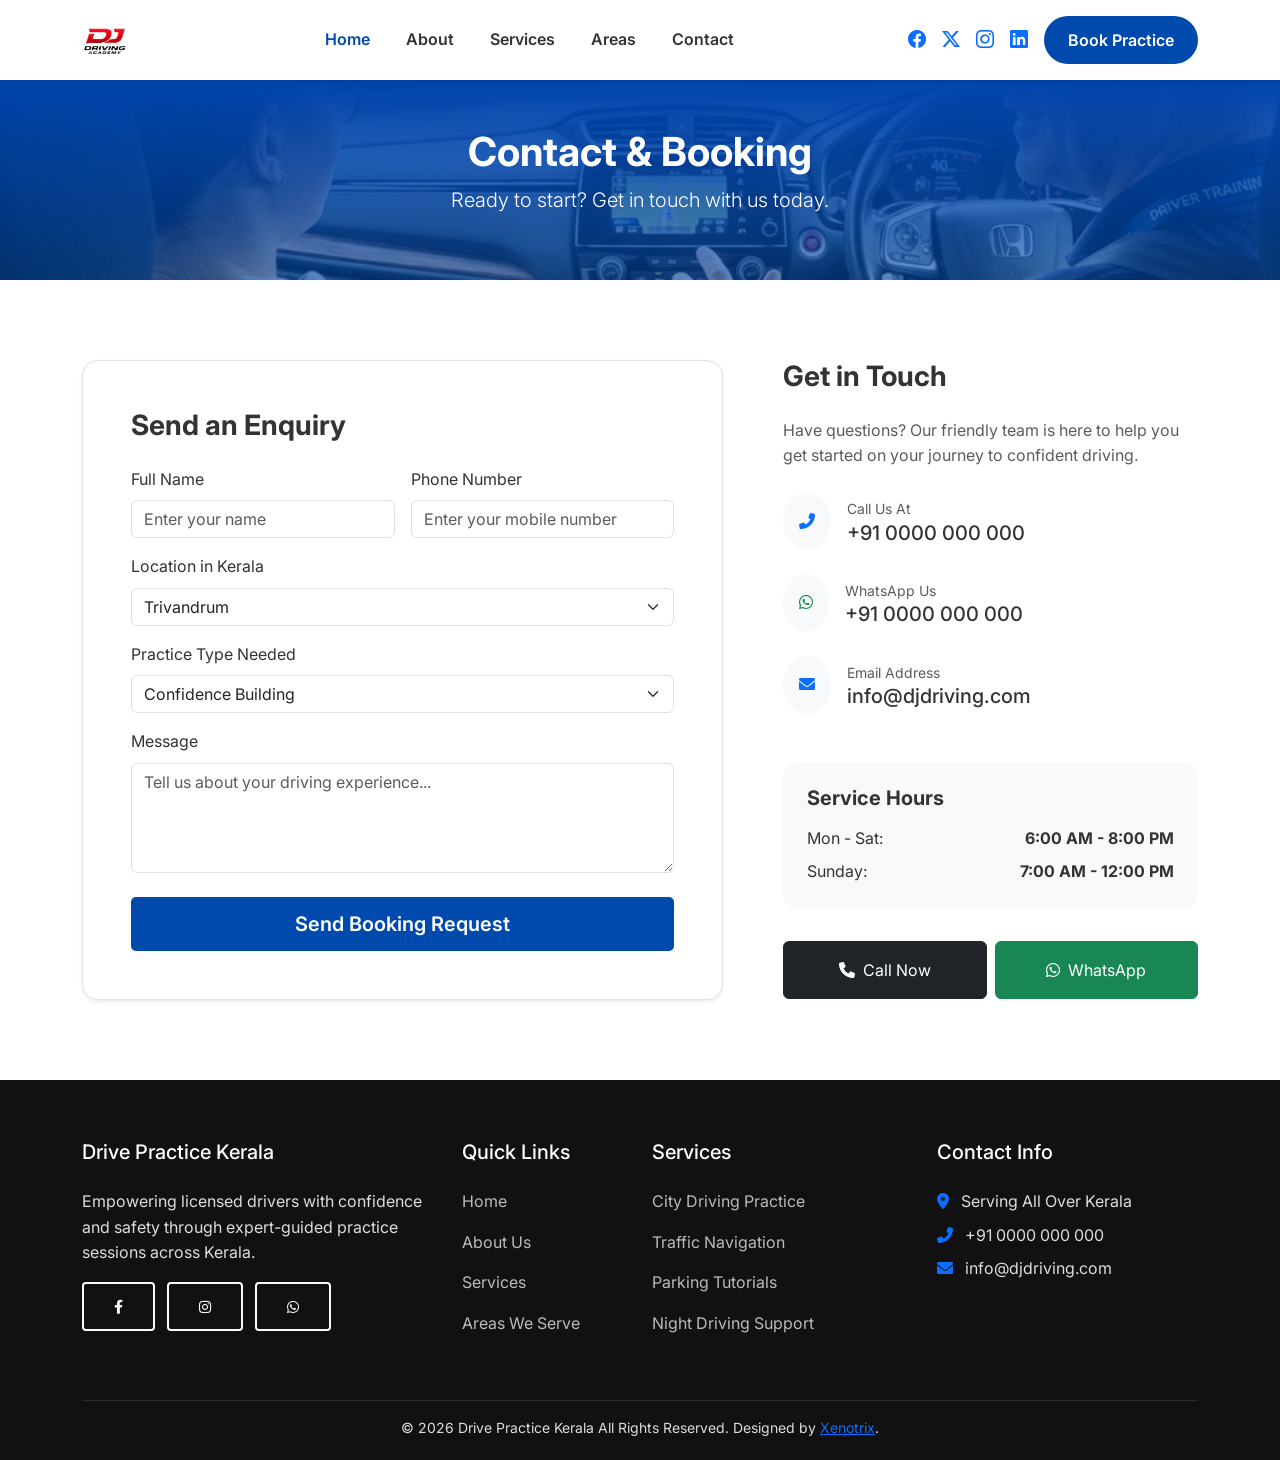
<file: contact.html>
<!DOCTYPE html>
<html lang="en">
<head>
    <meta charset="UTF-8">
    <meta name="viewport" content="width=device-width, initial-scale=1.0">
    <title>Contact Us | Kerala Driving Practice Support</title>
    <!-- Bootstrap 5 CSS -->
    <link href="https://cdn.jsdelivr.net/npm/bootstrap@5.3.0/dist/css/bootstrap.min.css" rel="stylesheet">
    <!-- Google Fonts -->
    <link href="https://fonts.googleapis.com/css2?family=Inter:wght@400;500;600;700;800&display=swap" rel="stylesheet">
    <!-- Font Awesome -->
    <link href="https://cdn.jsdelivr.net/npm/bootstrap-icons@1.11.3/font/bootstrap-icons.css" rel="stylesheet">
    <link rel="stylesheet" href="https://cdnjs.cloudflare.com/ajax/libs/font-awesome/6.0.0/css/all.min.css">
    <!-- Custom CSS -->
    <link rel="stylesheet" href="assets/css/style.css">
</head>
<body>

    <!-- Navigation -->
    <nav class="navbar navbar-expand-lg sticky-top py-3 shadow-sm bg-white">
    <div class="container">

        <!-- Logo -->
        <a class="navbar-brand d-flex align-items-center" href="index.html">
            <img src="assets/images/logo.png" alt="logo" style="width: 45px;">
            <span class="ms-2 fw-bold text-dark"></span>
        </a>

        <!-- Toggle -->
        <button class="navbar-toggler border-0" type="button" data-bs-toggle="collapse" data-bs-target="#navbarNav">
            <span class="navbar-toggler-icon"></span>
        </button>

        <!-- Menu -->
        <div class="collapse navbar-collapse" id="navbarNav">

            <!-- Nav Links -->
            <ul class="navbar-nav mx-auto text-center">
                <li class="nav-item">
                    <a class="nav-link active fw-semibold" href="index.html">Home</a>
                </li>
                <li class="nav-item">
                    <a class="nav-link fw-semibold" href="about.html">About</a>
                </li>
                <li class="nav-item">
                    <a class="nav-link fw-semibold" href="services.html">Services</a>
                </li>
                <li class="nav-item">
                    <a class="nav-link fw-semibold" href="areas.html">Areas</a>
                </li>
                <li class="nav-item">
                    <a class="nav-link fw-semibold" href="contact.html">Contact</a>
                </li>
            </ul>

            <!-- Right Section -->
            <div class="d-flex align-items-center justify-content-center gap-3">

                <!-- Social Links -->
                <div class="d-none d-lg-flex align-items-center gap-3 social-icons">
                    <a href="#"><i class="bi bi-facebook"></i></a>
                    <a href="#"><i class="bi bi-twitter-x"></i></a>
                    <a href="#"><i class="bi bi-instagram"></i></a>
                    <a href="#"><i class="bi bi-linkedin"></i></a>
                </div>

                <!-- CTA Button -->
                <a href="contact.html" class="btn btn-primary px-4 rounded-pill">
                    Book Practice
                </a>
            </div>

        </div>
    </div>
</nav>

    <!-- Page Header -->
    <section class="py-5 text-white text-center headbanner">
        <div class="container">
            <h1 class="fw-bold">Contact & Booking</h1>
            <p class="lead">Ready to start? Get in touch with us today.</p>
        </div>
    </section>

    <!-- Contact Content -->
    <section class="section-padding">
        <div class="container">
            <div class="row">
                <!-- Contact Form -->
                <div class="col-lg-7 mb-5 mb-lg-0">
                    <div class="p-4 p-md-5 bg-white rounded-4 shadow-sm border">
                        <h3 class="fw-bold mb-4">Send an Enquiry</h3>
                        <form id="bookingForm">
                            <div class="row g-3">
                                <div class="col-md-6">
                                    <label class="form-label">Full Name</label>
                                    <input type="text" class="form-control" placeholder="Enter your name" required>
                                </div>
                                <div class="col-md-6">
                                    <label class="form-label">Phone Number</label>
                                    <input type="tel" class="form-control" placeholder="Enter your mobile number" required>
                                </div>
                                <div class="col-md-12">
                                    <label class="form-label">Location in Kerala</label>
                                    <select class="form-select" required>
                                        <option value="">Trivandrum</option>
                                        <option>Kollam</option>
                                        <option>Pathanamthitta</option>
                                        <option>Alappuzha</option>
                                        <option>Kottayam</option>
                                        <option>Idukki</option>
                                        <option>Ernakulam</option>
                                        <option>Thrissur</option>
                                        <option>Palakkad</option>
                                        <option>Malappuram</option>
                                        <option>Kozhikode</option>
                                        <option>Wayanad</option>
                                        <option>Kannur</option>
                                        <option>Kasaragod</option>
                                    </select>
                                </div>
                                <div class="col-md-12">
                                    <label class="form-label">Practice Type Needed</label>
                                    <select class="form-select">
                                        <option>Confidence Building</option>
                                        <option>City Driving</option>
                                        <option>Parking Practice</option>
                                        <option>Hilly Road Practice</option>
                                    </select>
                                </div>
                                <div class="col-md-12">
                                    <label class="form-label">Message</label>
                                    <textarea class="form-control" rows="4" placeholder="Tell us about your driving experience..."></textarea>
                                </div>
                                <div class="col-md-12 mt-4">
                                    <button type="submit" class="btn btn-primary btn-lg w-100">Send Booking Request</button>
                                </div>
                            </div>
                        </form>
                    </div>
                </div>

                <!-- Contact Details -->
                <div class="col-lg-5 ps-lg-5">
                    <div class="mb-5">
                        <h3 class="fw-bold mb-4">Get in Touch</h3>
                        <p class="text-muted mb-4">Have questions? Our friendly team is here to help you get started on your journey to confident driving.</p>
                        
                        <div class="d-flex align-items-center mb-4">
                            <span class="bg-light text-primary rounded-circle p-3 me-3"><i class="fas fa-phone-alt"></i></span>
                            <div>
                                <p class="mb-0 small text-muted">Call Us At</p>
                                <h5 class="mb-0">+91 0000 000 000</h5>
                            </div>
                        </div>

                        <div class="d-flex align-items-center mb-4">
                            <span class="bg-light text-success rounded-circle p-3 me-3"><i class="fab fa-whatsapp"></i></span>
                            <div>
                                <p class="mb-0 small text-muted">WhatsApp Us</p>
                                <h5 class="mb-0">+91 0000 000 000</h5>
                            </div>
                        </div>

                        <div class="d-flex align-items-center">
                            <span class="bg-light text-primary rounded-circle p-3 me-3"><i class="fas fa-envelope"></i></span>
                            <div>
                                <p class="mb-0 small text-muted">Email Address</p>
                                <h5 class="mb-0">info@djdriving.com</h5>
                            </div>
                        </div>
                    </div>

                    <div class="p-4 bg-light rounded-4">
                        <h5 class="fw-bold mb-3">Service Hours</h5>
                        <ul class="list-unstyled mb-0">
                            <li class="d-flex justify-content-between mb-2"><span>Mon - Sat:</span> <strong>6:00 AM - 8:00 PM</strong></li>
                            <li class="d-flex justify-content-between"><span>Sunday:</span> <strong>7:00 AM - 12:00 PM</strong></li>
                        </ul>
                    </div>

                    <!-- Direct Action Buttons -->
                    <div class="mt-4 row g-2">
                        <div class="col-6">
                            <a href="tel:+910000000000" class="btn btn-dark w-100 py-3"><i class="fas fa-phone me-2"></i>Call Now</a>
                        </div>
                        <div class="col-6">
                            <a href="https://wa.me/910000000000" class="btn btn-success w-100 py-3"><i class="fab fa-whatsapp me-2"></i>WhatsApp</a>
                        </div>
                    </div>
                </div>
            </div>
        </div>
    </section>

    <!-- Footer -->
    <footer class="footer">
        <div class="container">
            <div class="row">
                <div class="col-lg-4 mb-4">
                    <h5>Drive Practice Kerala</h5>
                    <p>Empowering licensed drivers with confidence and safety through expert-guided practice sessions across Kerala.</p>
                    <div class="social-links mt-3">
                        <a href="#" class="btn btn-outline-light btn-sm me-2"><i class="fab fa-facebook-f"></i></a>
                        <a href="#" class="btn btn-outline-light btn-sm me-2"><i class="fab fa-instagram"></i></a>
                        <a href="#" class="btn btn-outline-light btn-sm"><i class="fab fa-whatsapp"></i></a>
                    </div>
                </div>
                <div class="col-lg-2 col-md-4 mb-4">
                    <h5>Quick Links</h5>
                    <ul class="list-unstyled footer-links">
                        <li><a href="index.html">Home</a></li>
                        <li><a href="about.html">About Us</a></li>
                        <li><a href="services.html">Services</a></li>
                        <li><a href="areas.html">Areas We Serve</a></li>
                    </ul>
                </div>
                <div class="col-lg-3 col-md-4 mb-4">
                    <h5>Services</h5>
                    <ul class="list-unstyled footer-links">
                        <li><a href="#">City Driving Practice</a></li>
                        <li><a href="#">Traffic Navigation</a></li>
                        <li><a href="#">Parking Tutorials</a></li>
                        <li><a href="#">Night Driving Support</a></li>
                    </ul>
                </div>
                <div class="col-lg-3 col-md-4 mb-4">
                    <h5>Contact Info</h5>
                    <ul class="list-unstyled">
                        <li class="mb-2"><i class="fas fa-map-marker-alt me-2 text-primary"></i> Serving All Over Kerala</li>
                        <li class="mb-2"><i class="fas fa-phone-alt me-2 text-primary"></i> +91 0000 000 000</li>
                        <li class="mb-2"><i class="fas fa-envelope me-2 text-primary"></i> info@djdriving.com</li>
                    </ul>
                </div>
            </div>
            <hr class="border-secondary mt-4">
            <div class="text-center small">
                © 2026 Drive Practice Kerala All Rights Reserved. Designed by <a href="https://xenotrix.in" target="_blank">Xenotrix</a>.
            </div>
        </div>
    </footer>

    <!-- Scripts -->
    <script src="https://cdn.jsdelivr.net/npm/bootstrap@5.3.0/dist/js/bootstrap.bundle.min.js"></script>
    <script src="assets/js/main.js"></script>
</body>
</html>
</file>
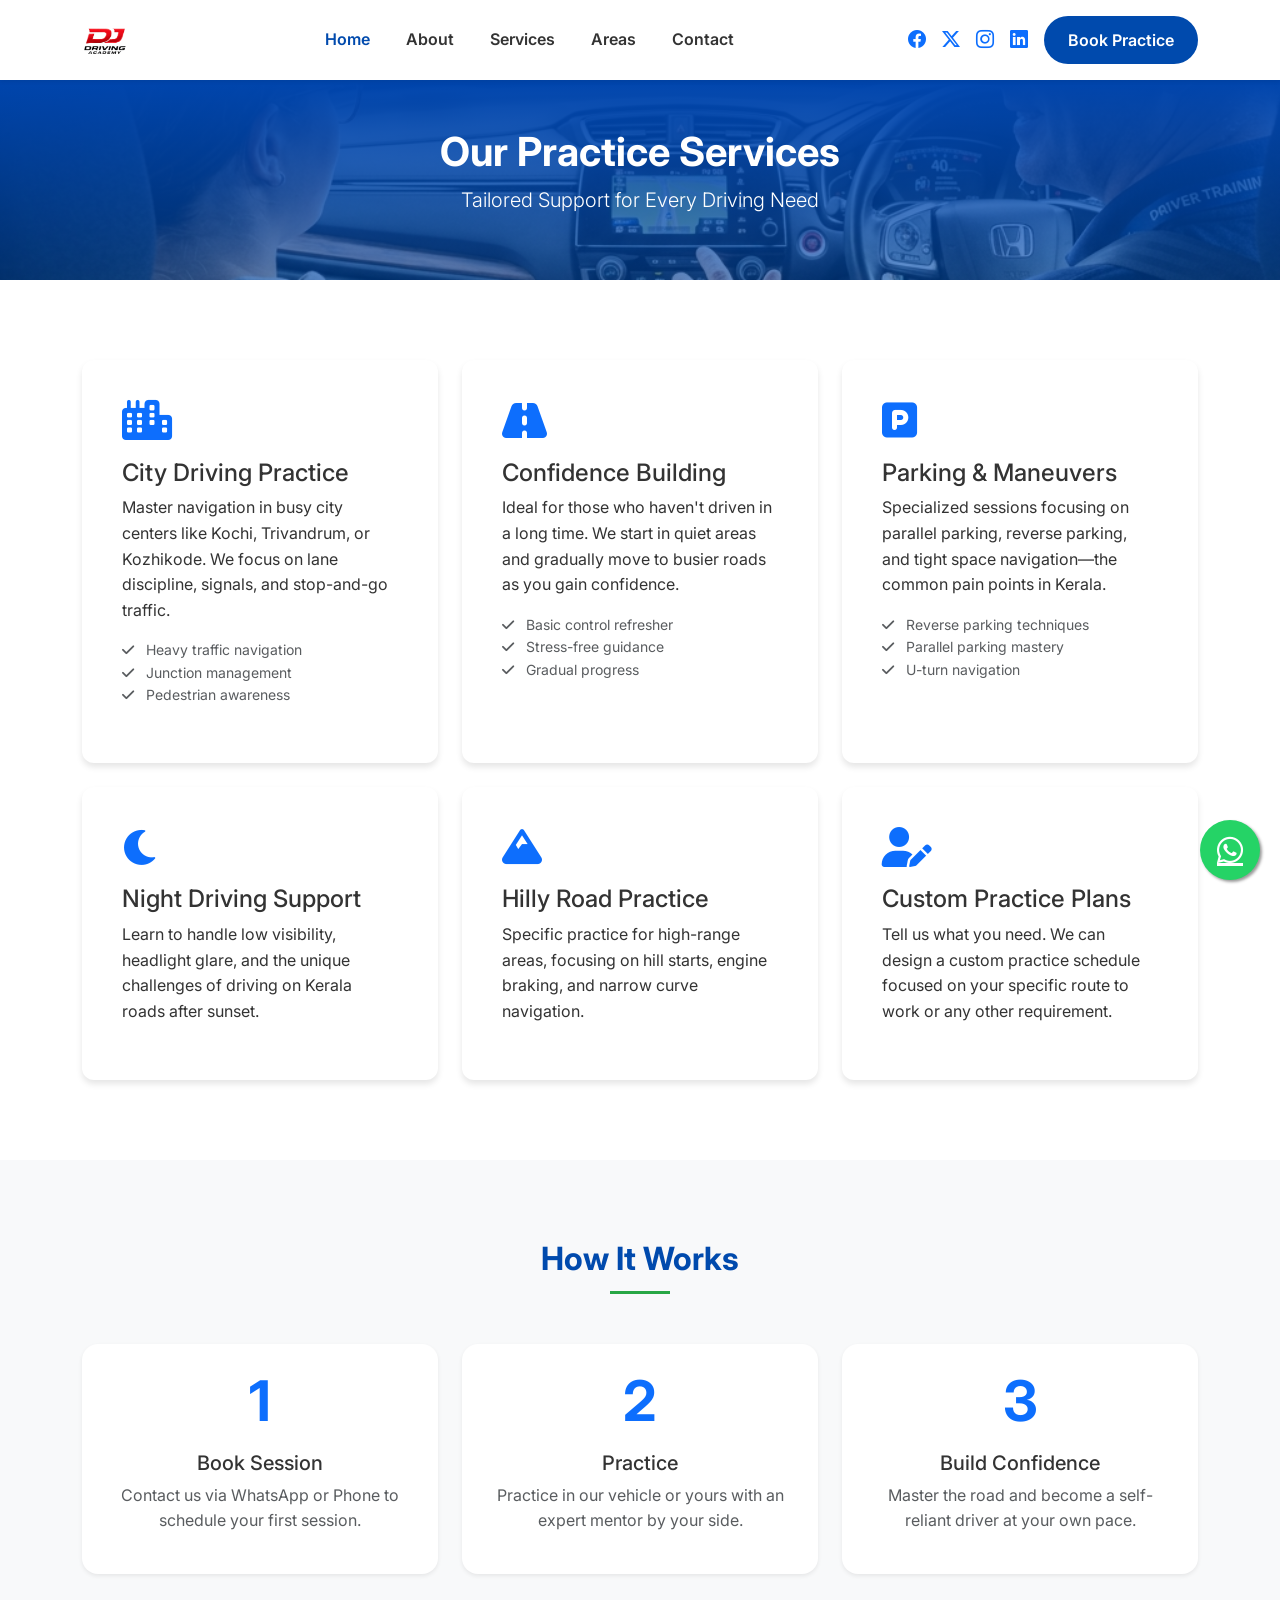
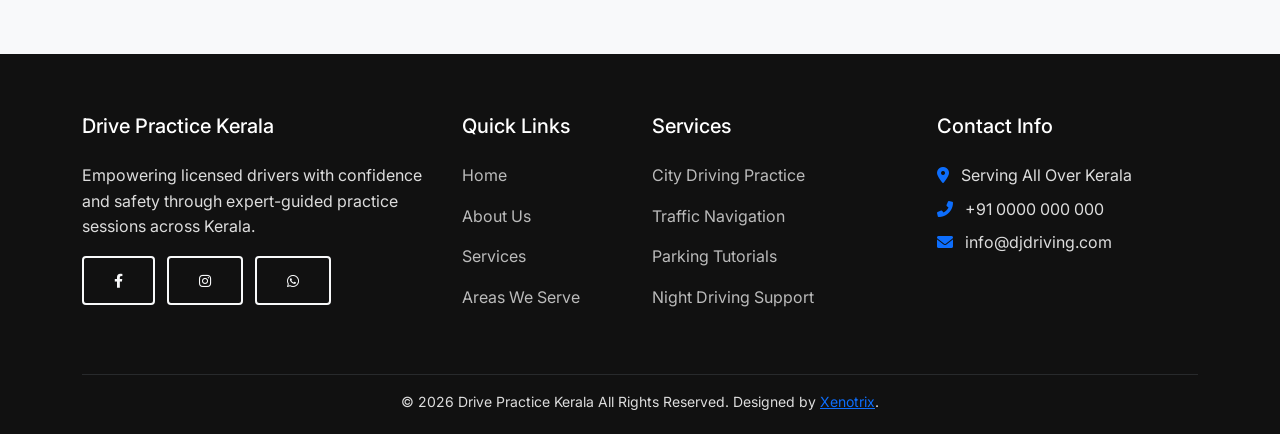
<file: services.html>
<!DOCTYPE html>
<html lang="en">
<head>
    <meta charset="UTF-8">
    <meta name="viewport" content="width=device-width, initial-scale=1.0">
    <title>Our Services | Kerala Driving Practice Support</title>
    <!-- Bootstrap 5 CSS -->
    <link href="https://cdn.jsdelivr.net/npm/bootstrap@5.3.0/dist/css/bootstrap.min.css" rel="stylesheet">
    <!-- Google Fonts -->
    <link href="https://fonts.googleapis.com/css2?family=Inter:wght@400;500;600;700;800&display=swap" rel="stylesheet">
    <!-- Font Awesome -->
    <link href="https://cdn.jsdelivr.net/npm/bootstrap-icons@1.11.3/font/bootstrap-icons.css" rel="stylesheet">

    <link rel="stylesheet" href="https://cdnjs.cloudflare.com/ajax/libs/font-awesome/6.0.0/css/all.min.css">
    <!-- Custom CSS -->
    <link rel="stylesheet" href="assets/css/style.css">
</head>
<body>

    <!-- Navigation -->
    <nav class="navbar navbar-expand-lg sticky-top py-3 shadow-sm bg-white">
    <div class="container">

        <!-- Logo -->
        <a class="navbar-brand d-flex align-items-center" href="index.html">
            <img src="assets/images/logo.png" alt="logo" style="width: 45px;">
            <span class="ms-2 fw-bold text-dark"></span>
        </a>

        <!-- Toggle -->
        <button class="navbar-toggler border-0" type="button" data-bs-toggle="collapse" data-bs-target="#navbarNav">
            <span class="navbar-toggler-icon"></span>
        </button>

        <!-- Menu -->
        <div class="collapse navbar-collapse" id="navbarNav">

            <!-- Nav Links -->
            <ul class="navbar-nav mx-auto text-center">
                <li class="nav-item">
                    <a class="nav-link active fw-semibold" href="index.html">Home</a>
                </li>
                <li class="nav-item">
                    <a class="nav-link fw-semibold" href="about.html">About</a>
                </li>
                <li class="nav-item">
                    <a class="nav-link fw-semibold" href="services.html">Services</a>
                </li>
                <li class="nav-item">
                    <a class="nav-link fw-semibold" href="areas.html">Areas</a>
                </li>
                <li class="nav-item">
                    <a class="nav-link fw-semibold" href="contact.html">Contact</a>
                </li>
            </ul>

            <!-- Right Section -->
            <div class="d-flex align-items-center justify-content-center gap-3">

                <!-- Social Links -->
                <div class="d-none d-lg-flex align-items-center gap-3 social-icons">
                    <a href="#"><i class="bi bi-facebook"></i></a>
                    <a href="#"><i class="bi bi-twitter-x"></i></a>
                    <a href="#"><i class="bi bi-instagram"></i></a>
                    <a href="#"><i class="bi bi-linkedin"></i></a>
                </div>

                <!-- CTA Button -->
                <a href="contact.html" class="btn btn-primary px-4 rounded-pill">
                    Book Practice
                </a>
            </div>

        </div>
    </div>
</nav>

    <!-- Page Header -->
    <section class="py-5 text-white text-center headbanner">
        <div class="container">
            <h1 class="fw-bold">Our Practice Services</h1>
            <p class="lead">Tailored Support for Every Driving Need</p>
        </div>
    </section>

    <!-- Services Grid -->
    <section class="section-padding">
        <div class="container">
            <div class="row g-4">
                <!-- Service 1 -->
                <div class="col-lg-4 col-md-6">
                    <div class="feature-card h-100">
                        <div class="mb-3"><i class="fas fa-city fs-1 text-primary"></i></div>
                        <h4>City Driving Practice</h4>
                        <p>Master navigation in busy city centers like Kochi, Trivandrum, or Kozhikode. We focus on lane discipline, signals, and stop-and-go traffic.</p>
                        <ul class="list-unstyled text-muted small">
                            <li><i class="fas fa-check me-2"></i> Heavy traffic navigation</li>
                            <li><i class="fas fa-check me-2"></i> Junction management</li>
                            <li><i class="fas fa-check me-2"></i> Pedestrian awareness</li>
                        </ul>
                    </div>
                </div>
                <!-- Service 2 -->
                <div class="col-lg-4 col-md-6">
                    <div class="feature-card h-100">
                        <div class="mb-3"><i class="fas fa-road fs-1 text-primary"></i></div>
                        <h4>Confidence Building</h4>
                        <p>Ideal for those who haven't driven in a long time. We start in quiet areas and gradually move to busier roads as you gain confidence.</p>
                        <ul class="list-unstyled text-muted small">
                            <li><i class="fas fa-check me-2"></i> Basic control refresher</li>
                            <li><i class="fas fa-check me-2"></i> Stress-free guidance</li>
                            <li><i class="fas fa-check me-2"></i> Gradual progress</li>
                        </ul>
                    </div>
                </div>
                <!-- Service 3 -->
                <div class="col-lg-4 col-md-6">
                    <div class="feature-card h-100">
                        <div class="mb-3"><i class="fas fa-parking fs-1 text-primary"></i></div>
                        <h4>Parking & Maneuvers</h4>
                        <p>Specialized sessions focusing on parallel parking, reverse parking, and tight space navigation—the common pain points in Kerala.</p>
                        <ul class="list-unstyled text-muted small">
                            <li><i class="fas fa-check me-2"></i> Reverse parking techniques</li>
                            <li><i class="fas fa-check me-2"></i> Parallel parking mastery</li>
                            <li><i class="fas fa-check me-2"></i> U-turn navigation</li>
                        </ul>
                    </div>
                </div>
                <!-- Service 4 -->
                <div class="col-lg-4 col-md-6">
                    <div class="feature-card h-100">
                        <div class="mb-3"><i class="fas fa-moon fs-1 text-primary"></i></div>
                        <h4>Night Driving Support</h4>
                        <p>Learn to handle low visibility, headlight glare, and the unique challenges of driving on Kerala roads after sunset.</p>
                    </div>
                </div>
                <!-- Service 5 -->
                <div class="col-lg-4 col-md-6">
                    <div class="feature-card h-100">
                        <div class="mb-3"><i class="fas fa-mountain fs-1 text-primary"></i></div>
                        <h4>Hilly Road Practice</h4>
                        <p>Specific practice for high-range areas, focusing on hill starts, engine braking, and narrow curve navigation.</p>
                    </div>
                </div>
                <!-- Service 6 -->
                <div class="col-lg-4 col-md-6">
                    <div class="feature-card h-100">
                        <div class="mb-3"><i class="fas fa-user-edit fs-1 text-primary"></i></div>
                        <h4>Custom Practice Plans</h4>
                        <p>Tell us what you need. We can design a custom practice schedule focused on your specific route to work or any other requirement.</p>
                    </div>
                </div>
            </div>
        </div>
    </section>

    <!-- Pricing / Info Section -->
    <section class="section-padding bg-light">
        <div class="container text-center">
            <div class="section-title">
                <h2>How It Works</h2>
            </div>
            <div class="row g-4">
                <div class="col-md-4">
                    <div class="p-4 bg-white rounded-4 shadow-sm">
                        <h1 class="display-4 fw-bold text-primary mb-3">1</h1>
                        <h5>Book Session</h5>
                        <p class="text-muted">Contact us via WhatsApp or Phone to schedule your first session.</p>
                    </div>
                </div>
                <div class="col-md-4">
                    <div class="p-4 bg-white rounded-4 shadow-sm">
                        <h1 class="display-4 fw-bold text-primary mb-3">2</h1>
                        <h5>Practice</h5>
                        <p class="text-muted">Practice in our vehicle or yours with an expert mentor by your side.</p>
                    </div>
                </div>
                <div class="col-md-4">
                    <div class="p-4 bg-white rounded-4 shadow-sm">
                        <h1 class="display-4 fw-bold text-primary mb-3">3</h1>
                        <h5>Build Confidence</h5>
                        <p class="text-muted">Master the road and become a self-reliant driver at your own pace.</p>
                    </div>
                </div>
            </div>
        </div>
    </section>

    <!-- WhatsApp Floating Button -->
    <a href="https://wa.me/910000000000" class="whatsapp-float" target="_blank">
        <i class="fab fa-whatsapp"></i>
    </a>

<!-- Footer -->
    <footer class="footer">
        <div class="container">
            <div class="row">
                <div class="col-lg-4 mb-4">
                    <h5>Drive Practice Kerala</h5>
                    <p>Empowering licensed drivers with confidence and safety through expert-guided practice sessions across Kerala.</p>
                    <div class="social-links mt-3">
                        <a href="#" class="btn btn-outline-light btn-sm me-2"><i class="fab fa-facebook-f"></i></a>
                        <a href="#" class="btn btn-outline-light btn-sm me-2"><i class="fab fa-instagram"></i></a>
                        <a href="#" class="btn btn-outline-light btn-sm"><i class="fab fa-whatsapp"></i></a>
                    </div>
                </div>
                <div class="col-lg-2 col-md-4 mb-4">
                    <h5>Quick Links</h5>
                    <ul class="list-unstyled footer-links">
                        <li><a href="index.html">Home</a></li>
                        <li><a href="about.html">About Us</a></li>
                        <li><a href="services.html">Services</a></li>
                        <li><a href="areas.html">Areas We Serve</a></li>
                    </ul>
                </div>
                <div class="col-lg-3 col-md-4 mb-4">
                    <h5>Services</h5>
                    <ul class="list-unstyled footer-links">
                        <li><a href="#">City Driving Practice</a></li>
                        <li><a href="#">Traffic Navigation</a></li>
                        <li><a href="#">Parking Tutorials</a></li>
                        <li><a href="#">Night Driving Support</a></li>
                    </ul>
                </div>
                <div class="col-lg-3 col-md-4 mb-4">
                    <h5>Contact Info</h5>
                    <ul class="list-unstyled">
                        <li class="mb-2"><i class="fas fa-map-marker-alt me-2 text-primary"></i> Serving All Over Kerala</li>
                        <li class="mb-2"><i class="fas fa-phone-alt me-2 text-primary"></i> +91 0000 000 000</li>
                        <li class="mb-2"><i class="fas fa-envelope me-2 text-primary"></i> info@djdriving.com</li>
                    </ul>
                </div>
            </div>
            <hr class="border-secondary mt-4">
            <div class="text-center small">
                © 2026 Drive Practice Kerala All Rights Reserved. Designed by <a href="https://xenotrix.in" target="_blank">Xenotrix</a>.
            </div>
        </div>
    </footer>

    <!-- Scripts -->
    <script src="https://cdn.jsdelivr.net/npm/bootstrap@5.3.0/dist/js/bootstrap.bundle.min.js"></script>
    <script src="assets/js/main.js"></script>
</body>
</html>
</file>
<file: assets/css/style.css>
:root {
    --primary-color: #004aad;
    --primary-dark: #003a8c;
    --secondary-color: #28a745;
    --accent-color: #2d6a4f;
    --text-color: #333333;
    --text-light: #666666;
    --bg-light: #f8f9fa;
    --white: #ffffff;
    --shadow: 0 4px 6px rgba(0, 0, 0, 0.1);
    --transition: all 0.3s ease;
}

body {
    font-family: 'Inter', sans-serif;
    color: var(--text-color);
    line-height: 1.6;
    overflow-x: hidden;
}

.headbanner {
    background: linear-gradient(rgb(0, 69, 173), rgba(0, 74, 173, 0.6)), url('../images/practice.png');
    background-size: cover;
    background-position: center;
}

.cta {
    position: relative;
    overflow: hidden;
    border-radius: 19px;
}

.cta video {
    position: absolute;
    top: 50%;
    left: 50%;
    min-width: 100%;
    min-height: 100%;
    transform: translate(-50%, -50%);
    object-fit: cover;
    z-index: -1;
}

.cta::after {
    content: "";
    position: absolute;
    top: 0;
    left: 0;
    width: 100%;
    height: 100%;
    background: rgba(0, 75, 173, 0.215); /* overlay */
}

/* Navbar */
.navbar {
    background: var(--white);
    box-shadow: var(--shadow);
    transition: var(--transition);
}

.navbar-brand {
    font-weight: 700;
    color: var(--primary-color) !important;
}

.nav-link {
    font-weight: 500;
    color: var(--text-color) !important;
    margin: 0 10px;
}

.nav-link:hover, .nav-link.active {
    color: var(--primary-color) !important;
}

.social-icons a {
    color: var(--bs-primary); /* Bootstrap primary color */
    font-size: 18px;
    transition: all 0.3s ease;
}

.social-icons a:hover {
    color: #fff;
    background-color: var(--bs-primary);
    border-radius: 50%;
    padding: 6px;
}
/* Hero Section */
.hero-section {
    position: relative;
    padding: 100px 0;
    background: linear-gradient(rgba(0, 75, 173, 0.495), rgba(0, 75, 173, 0.473)), url('../images/hero.png');
    background-size: cover;
    background-position: center;
    color: var(--white);
    min-height: 600px;
    display: flex;
    align-items: center;
}

.hero-content h1 {
    font-size: 3.5rem;
    font-weight: 800;
    margin-bottom: 20px;
}

.hero-content p {
    font-size: 1.25rem;
    margin-bottom: 30px;
}

/* Buttons */
.btn-primary {
    background-color: var(--primary-color);
    border: none;
    padding: 12px 30px;
    font-weight: 600;
    border-radius: 5px;
}

.btn-primary:hover {
    background-color: var(--primary-dark);
}

.btn-outline-light {
    border-width: 2px;
    padding: 12px 30px;
    font-weight: 600;
}

/* Cards */
.feature-card {
    padding: 40px;
    border-radius: 12px;
    background: var(--white);
    box-shadow: var(--shadow);
    border: none;
    transition: var(--transition);
    height: 100%;
}

.feature-card:hover {
    transform: translateY(-10px);
    box-shadow: 0 10px 20px rgba(0,0,0,0.1);
}

.feature-icon {
    font-size: 2.5rem;
    color: var(--secondary-color);
    margin-bottom: 20px;
}

/* Sections */
.section-padding {
    padding: 80px 0;
}

.bg-light {
    background-color: var(--bg-light) !important;
}

.section-title {
    margin-bottom: 50px;
    text-align: center;
}

.section-title h2 {
    font-weight: 700;
    color: var(--primary-color);
    position: relative;
    padding-bottom: 15px;
}

.section-title h2::after {
    content: '';
    position: absolute;
    width: 60px;
    height: 3px;
    background: var(--secondary-color);
    bottom: 0;
    left: 50%;
    transform: translateX(-50%);
}

/* WhatsApp Floating Button */
.whatsapp-float {
    position: fixed;
    bottom: 20px;
    right: 20px;
    width: 60px;
    height: 60px;
    background-color: #25d366;
    color: #fff;
    border-radius: 50px;
    text-align: center;
    font-size: 30px;
    box-shadow: 2px 2px 3px #999;
    z-index: 1000;
    display: flex;
    align-items: center;
    justify-content: center;
}

.whatsapp-float:hover {
    color: #FFF;
    background-color: #128c7e;
}

/* Footer */
.footer {
    background: #111;
    color: #ddd;
    padding: 60px 0 20px;
}

.footer h5 {
    color: var(--white);
    margin-bottom: 25px;
}

.footer-links li {
    margin-bottom: 15px;
}

.footer-links a {
    color: #bbb;
    text-decoration: none;
    transition: var(--transition);
}

.footer-links a:hover {
    color: var(--white);
    padding-left: 5px;
}

/* Mobile Responsive */
@media (max-width: 768px) {
    .hero-content h1 {
        font-size: 2.5rem;
    }
}
</file>
